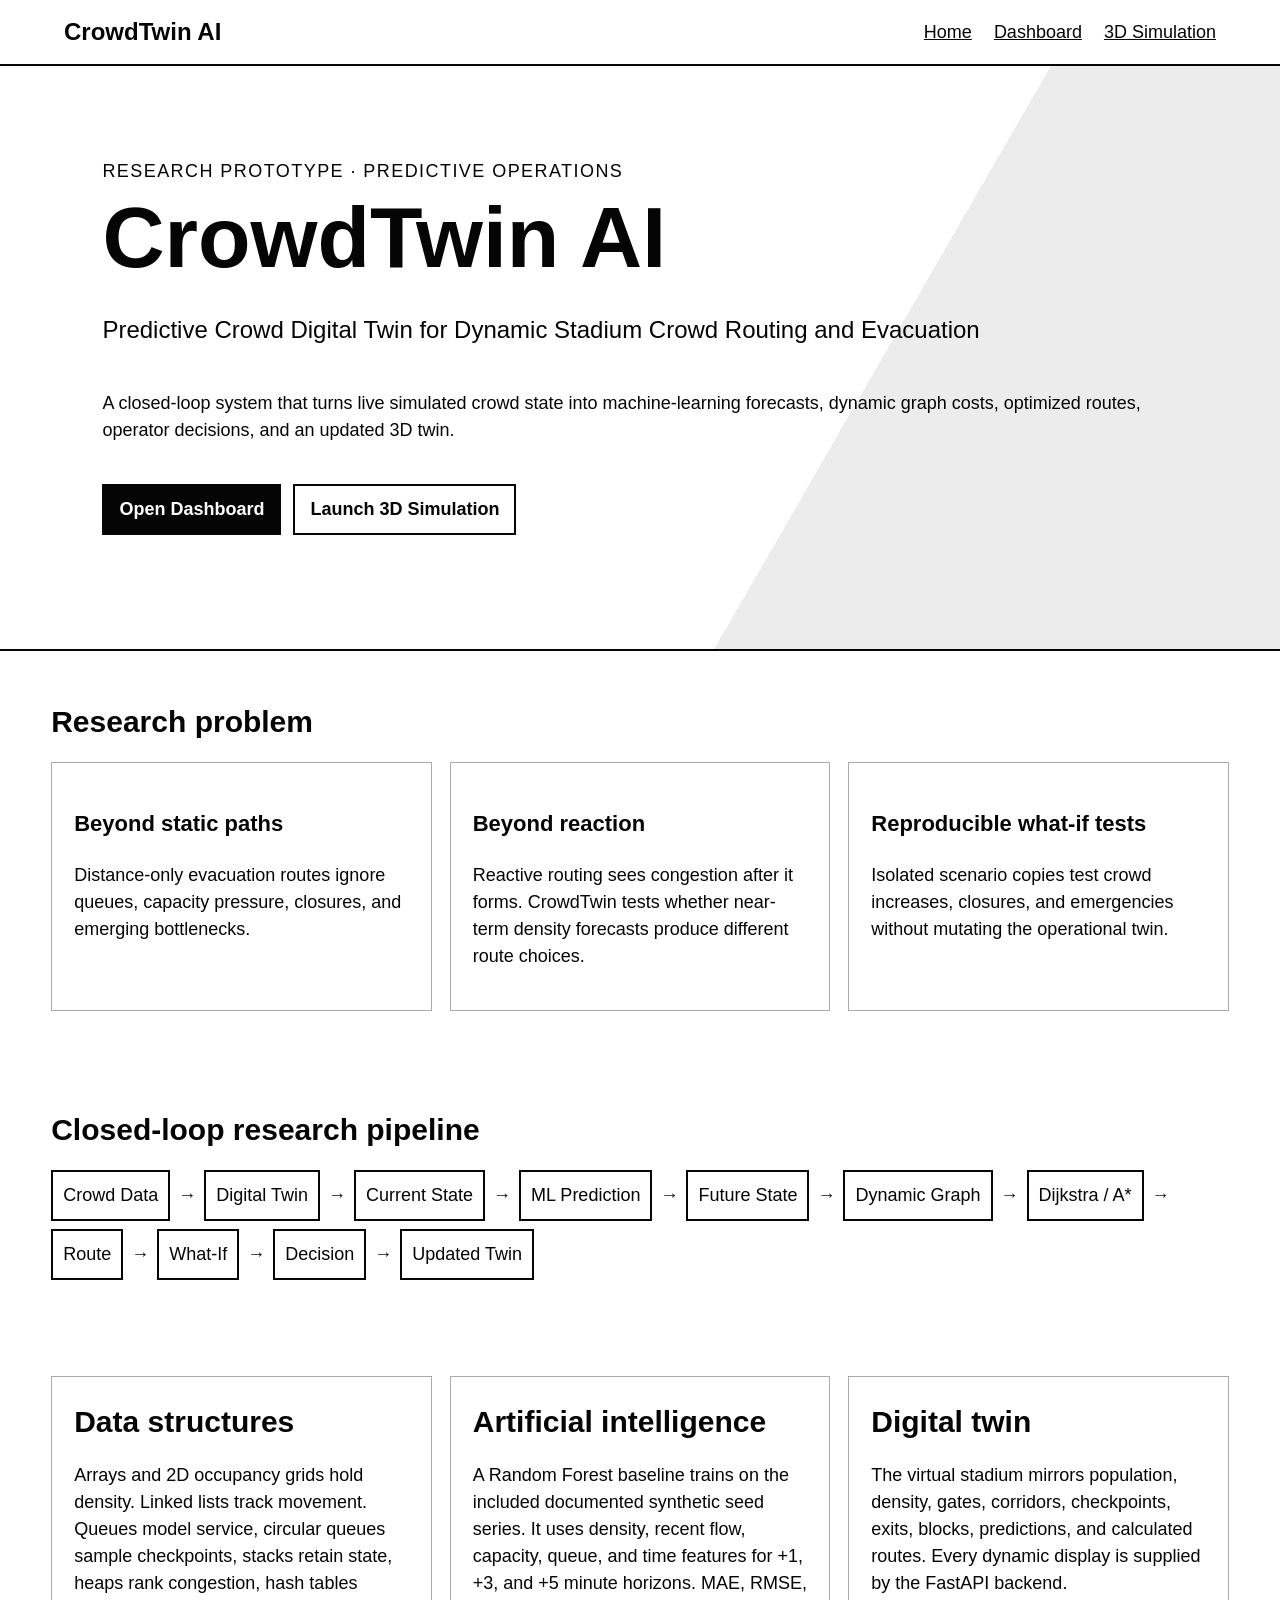
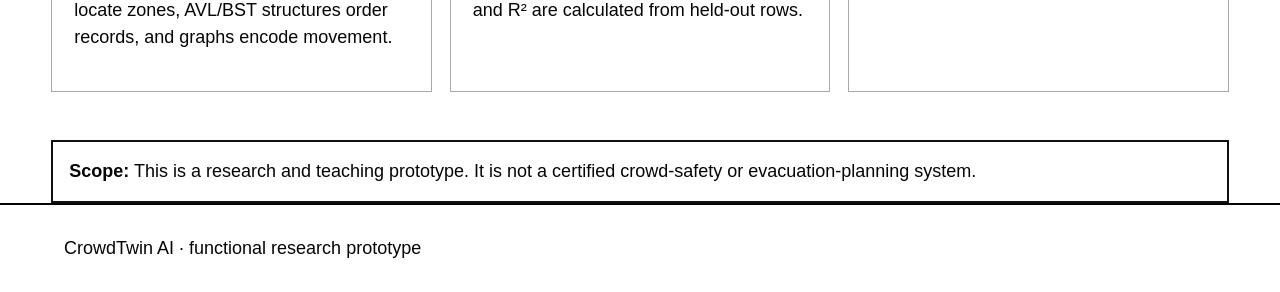
<file: frontend/index.html>
<!doctype html><html lang="en"><head><meta charset="utf-8"><meta name="viewport" content="width=device-width,initial-scale=1"><title>CrowdTwin AI</title><link rel="stylesheet" href="/frontend/style.css"></head><body>
<nav><strong>CrowdTwin AI</strong><div><a href="/">Home</a><a href="/dashboard.html">Dashboard</a><a href="/simulation.html">3D Simulation</a></div></nav>
<header class="hero"><div class="label">Research prototype · predictive operations</div><h1>CrowdTwin AI</h1><p class="lede">Predictive Crowd Digital Twin for Dynamic Stadium Crowd Routing and Evacuation</p><p>A closed-loop system that turns live simulated crowd state into machine-learning forecasts, dynamic graph costs, optimized routes, operator decisions, and an updated 3D twin.</p><div class="actions"><a class="button primary" href="/dashboard.html">Open Dashboard</a><a class="button" href="/simulation.html">Launch 3D Simulation</a></div></header>
<main><section class="container"><h2>Research problem</h2><div class="grid"><article class="card"><h3>Beyond static paths</h3><p>Distance-only evacuation routes ignore queues, capacity pressure, closures, and emerging bottlenecks.</p></article><article class="card"><h3>Beyond reaction</h3><p>Reactive routing sees congestion after it forms. CrowdTwin tests whether near-term density forecasts produce different route choices.</p></article><article class="card"><h3>Reproducible what-if tests</h3><p>Isolated scenario copies test crowd increases, closures, and emergencies without mutating the operational twin.</p></article></div></section>
<section class="container"><h2>Closed-loop research pipeline</h2><div class="pipeline"><span>Crowd Data</span><b>→</b><span>Digital Twin</span><b>→</b><span>Current State</span><b>→</b><span>ML Prediction</span><b>→</b><span>Future State</span><b>→</b><span>Dynamic Graph</span><b>→</b><span>Dijkstra / A*</span><b>→</b><span>Route</span><b>→</b><span>What-If</span><b>→</b><span>Decision</span><b>→</b><span>Updated Twin</span></div></section>
<section class="container"><div class="grid"><article class="card"><h2>Data structures</h2><p>Arrays and 2D occupancy grids hold density. Linked lists track movement. Queues model service, circular queues sample checkpoints, stacks retain state, heaps rank congestion, hash tables locate zones, AVL/BST structures order records, and graphs encode movement.</p></article><article class="card"><h2>Artificial intelligence</h2><p>A Random Forest baseline trains on the included documented synthetic seed series. It uses density, recent flow, capacity, queue, and time features for +1, +3, and +5 minute horizons. MAE, RMSE, and R² are calculated from held-out rows.</p></article><article class="card"><h2>Digital twin</h2><p>The virtual stadium mirrors population, density, gates, corridors, checkpoints, exits, blocks, predictions, and calculated routes. Every dynamic display is supplied by the FastAPI backend.</p></article></div></section>
<section class="container research-note"><strong>Scope:</strong> This is a research and teaching prototype. It is not a certified crowd-safety or evacuation-planning system.</section></main><footer>CrowdTwin AI · functional research prototype</footer></body></html>
</file>
<file: frontend/style.css>
:root{font-family:Inter,Arial,Helvetica,sans-serif;font-size:18px;color:#050505;background:#fff;--red:#c40000;--line:#bdbdbd}*{box-sizing:border-box}body{margin:0;line-height:1.5;background:#fff;color:#050505}a{color:inherit}nav{position:sticky;top:0;z-index:20;display:flex;justify-content:space-between;align-items:center;padding:14px 5vw;border-bottom:2px solid #050505;background:#fff}nav strong{font-size:24px}nav div{display:flex;gap:22px;flex-wrap:wrap}.hero{min-height:72vh;display:grid;align-content:center;padding:7vw 8vw;border-bottom:2px solid #050505;background:linear-gradient(120deg,#fff 65%,#ececec 65%)}h1{font-size:clamp(42px,7vw,86px);line-height:1;margin:.1em 0}h2{font-size:30px;margin:0 0 18px}h3{font-size:22px}.lede{font-size:24px;max-width:900px}.actions,.controls{display:flex;flex-wrap:wrap;gap:12px;margin:22px 0}.button,button,select,input{font:inherit;border:2px solid #050505;background:#fff;color:#050505;padding:10px 15px;border-radius:0}.button,button{cursor:pointer;text-decoration:none;font-weight:700}.primary,button:hover{background:#050505;color:#fff}.danger{border-color:var(--red)!important;color:var(--red)!important}.danger:hover,.critical{background:var(--red)!important;color:#fff!important}.container{width:min(1400px,92vw);margin:auto;padding:48px 0}.grid{display:grid;grid-template-columns:repeat(auto-fit,minmax(260px,1fr));gap:18px}.card{border:2px solid #050505;padding:22px;background:#fff;box-shadow:6px 6px 0 #ddd}.metric .value{font-size:36px;font-weight:800}.label{text-transform:uppercase;letter-spacing:.08em;font-size:18px}.pipeline{display:flex;flex-wrap:wrap;gap:8px;align-items:center}.pipeline span{border:2px solid #050505;padding:10px}.pipeline b{color:#111}table{width:100%;border-collapse:collapse;display:block;overflow:auto}th,td{border-bottom:1px solid var(--line);padding:12px;text-align:left;white-space:nowrap}th{background:#050505;color:#fff}.status-critical{color:var(--red);font-weight:800}.status-normal{font-weight:700}.notice{border-left:7px solid #050505;padding:14px;margin:8px 0;background:#eee}.notice.critical{border-color:var(--red)}.error{color:var(--red);font-weight:800;min-height:28px}.chart{height:240px;border:2px solid #050505;padding:10px}.bar-row{display:grid;grid-template-columns:90px 1fr 70px;gap:10px;align-items:center;margin:8px}.bar{height:20px;background:#111}.bar.critical{background:var(--red)!important}.simulation-layout{display:grid;grid-template-columns:minmax(0,1fr) 380px;min-height:calc(100vh - 72px)}#stadium-canvas{min-height:720px;background:#eee;position:relative}.side-panel{border-left:2px solid #050505;padding:20px;max-height:calc(100vh - 72px);overflow:auto}.tooltip{position:absolute;left:18px;top:18px;background:#fff;border:2px solid #050505;padding:12px;max-width:330px;z-index:5}.small{font-size:18px}.research-note{border:2px solid #111;padding:16px}footer{border-top:2px solid #050505;padding:30px 5vw}@media(max-width:900px){.simulation-layout{grid-template-columns:1fr}.side-panel{border-left:0;border-top:2px solid #050505;max-height:none}#stadium-canvas{min-height:520px}.hero{background:#fff}}
:root{font-size:18px}.label,.small{font-size:18px}button,select,input{min-height:50px;font-size:18px}button:disabled{opacity:.45;cursor:wait}button:focus-visible,a:focus-visible,select:focus-visible{outline:3px solid #555;outline-offset:4px}section{scroll-margin-top:100px}.container>section{margin-top:48px}.card{box-shadow:none;border:1px solid #aaa}.metric{border-top:4px solid #111}.metric .value{font-size:32px}.hero{min-height:65vh}.simulation-layout{grid-template-columns:minmax(0,1fr) 420px}.side-panel{background:#f5f5f5;padding:24px}.control-group{padding:20px 0;border-bottom:1px solid #bbb}.control-group h3{margin:0 0 12px}.control-group .controls{margin:12px 0}.controls select{max-width:100%;width:100%}.control-group label{display:block;margin-top:12px}.view-toolbar{padding:18px 24px;border-bottom:1px solid #aaa;background:white;display:flex;flex-wrap:wrap;gap:12px}.view-column{min-width:0}#stadium-canvas{height:76vh;min-height:620px;overflow:hidden}#stadium-canvas canvas{display:block}.tooltip{top:auto;bottom:20px;max-width:360px;font-size:18px;box-shadow:4px 4px 0 #ccc}.node-label{position:absolute;pointer-events:auto;transform:translate(-50%,-50%);padding:4px 8px;background:#fff;color:#000;border:1px solid #111;font-size:18px;white-space:nowrap;min-height:0;z-index:4}.node-label.blocked{color:#c40000;border-color:#c40000}.legend{display:flex;gap:20px;flex-wrap:wrap;padding:18px 24px;border-top:1px solid #aaa}.legend span:before{content:'';display:inline-block;width:22px;height:10px;background:#111;margin-right:8px}.legend .hazard:before{background:#c40000}.strategy-card{border:2px solid #111;background:#fff;padding:16px}.strategy-card strong{display:block}.report{border-top:4px solid #111;padding-top:32px}.report-header{display:flex;justify-content:space-between;flex-wrap:wrap;gap:24px}.report dl,.route-details{display:grid;grid-template-columns:repeat(auto-fit,minmax(180px,1fr));gap:16px}.report dt{font-weight:700}.report dd{margin:0}.timeline{display:flex;flex-wrap:wrap;gap:12px;padding:0;list-style:none}.timeline li{border-left:3px solid #111;padding:12px;background:#eee;flex:1;min-width:180px}.density-track{display:flex;gap:5px;align-items:center}.density-track i{display:block;height:18px;background:#111}.density-track i.forecast{background:#999}.chart{height:auto;min-height:240px}.report-actions{display:flex;flex-wrap:wrap;gap:12px;margin-top:32px}@media(max-width:1100px){.simulation-layout{grid-template-columns:1fr}.side-panel{max-height:none;border-left:0;display:grid;grid-template-columns:repeat(auto-fit,minmax(300px,1fr));gap:24px}.side-panel>h2,.side-panel>.error{grid-column:1/-1}#stadium-canvas{height:65vh;min-height:500px}}
</file>
